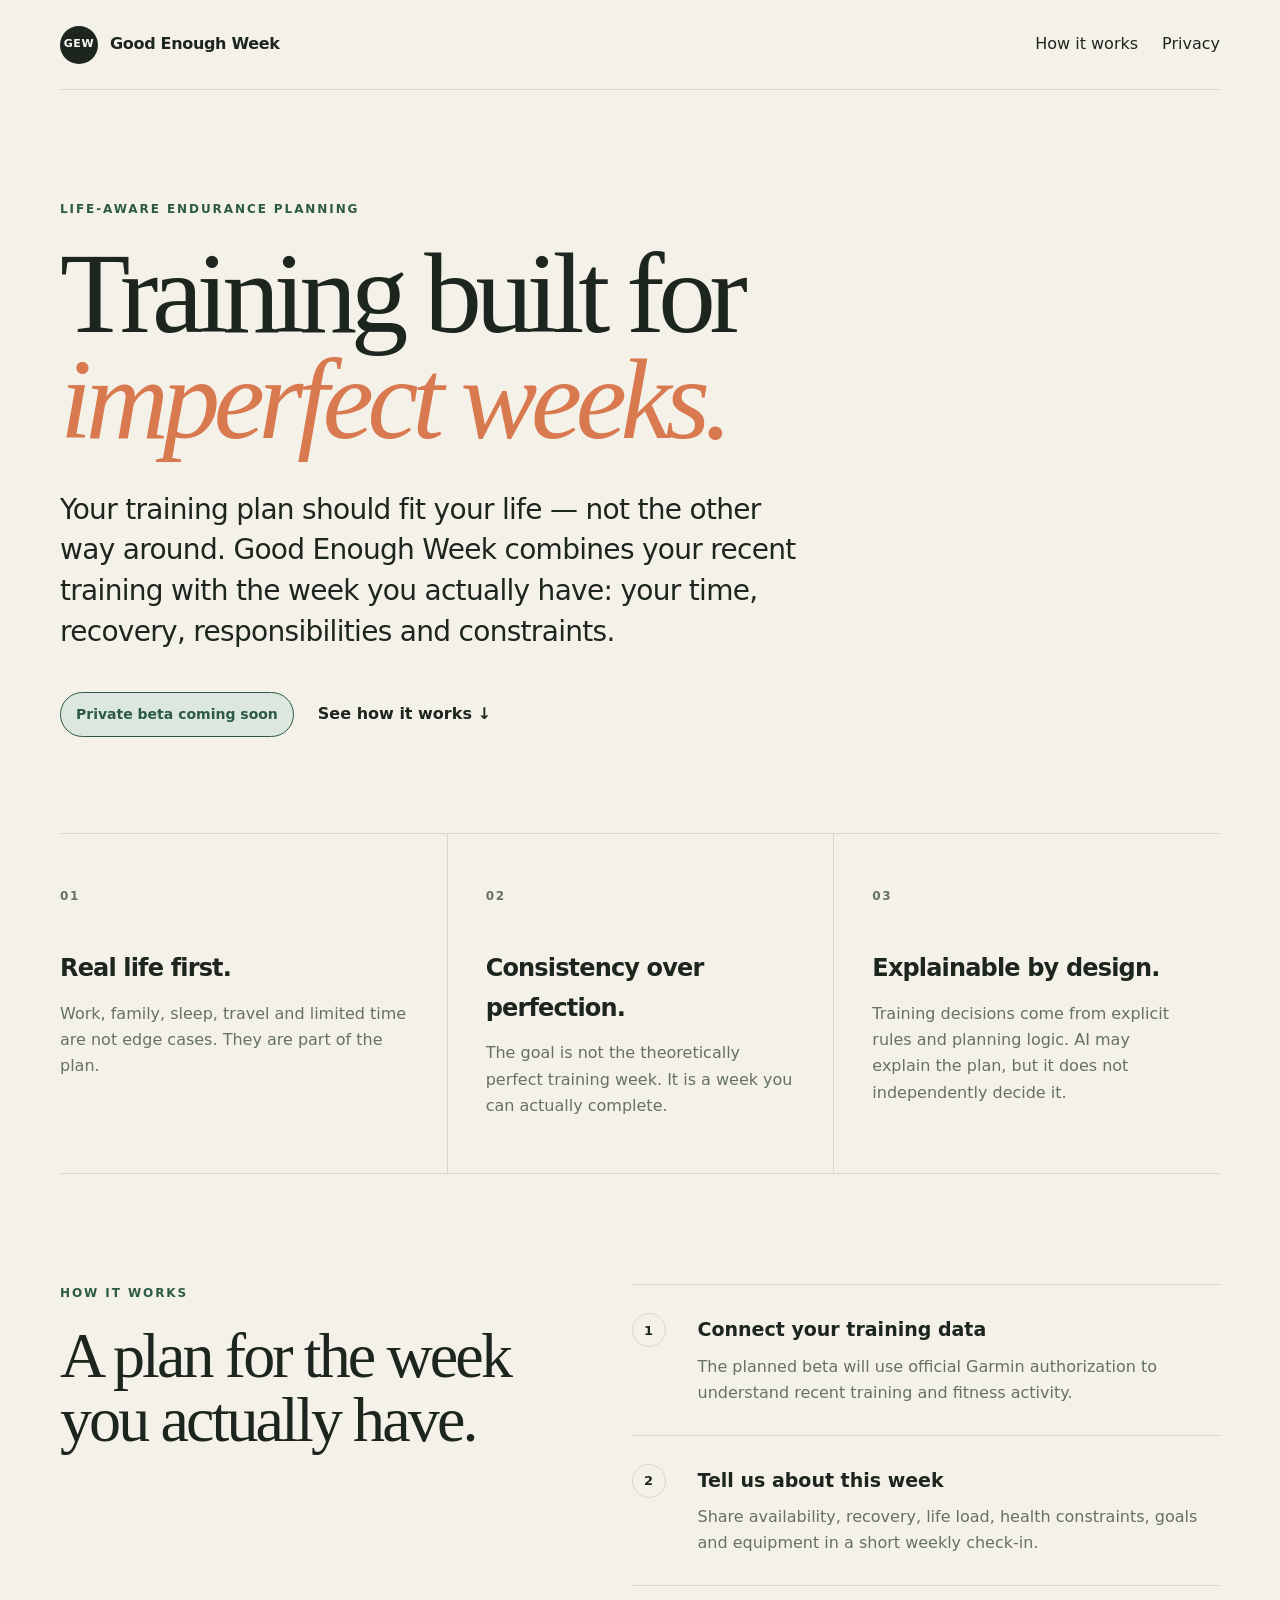
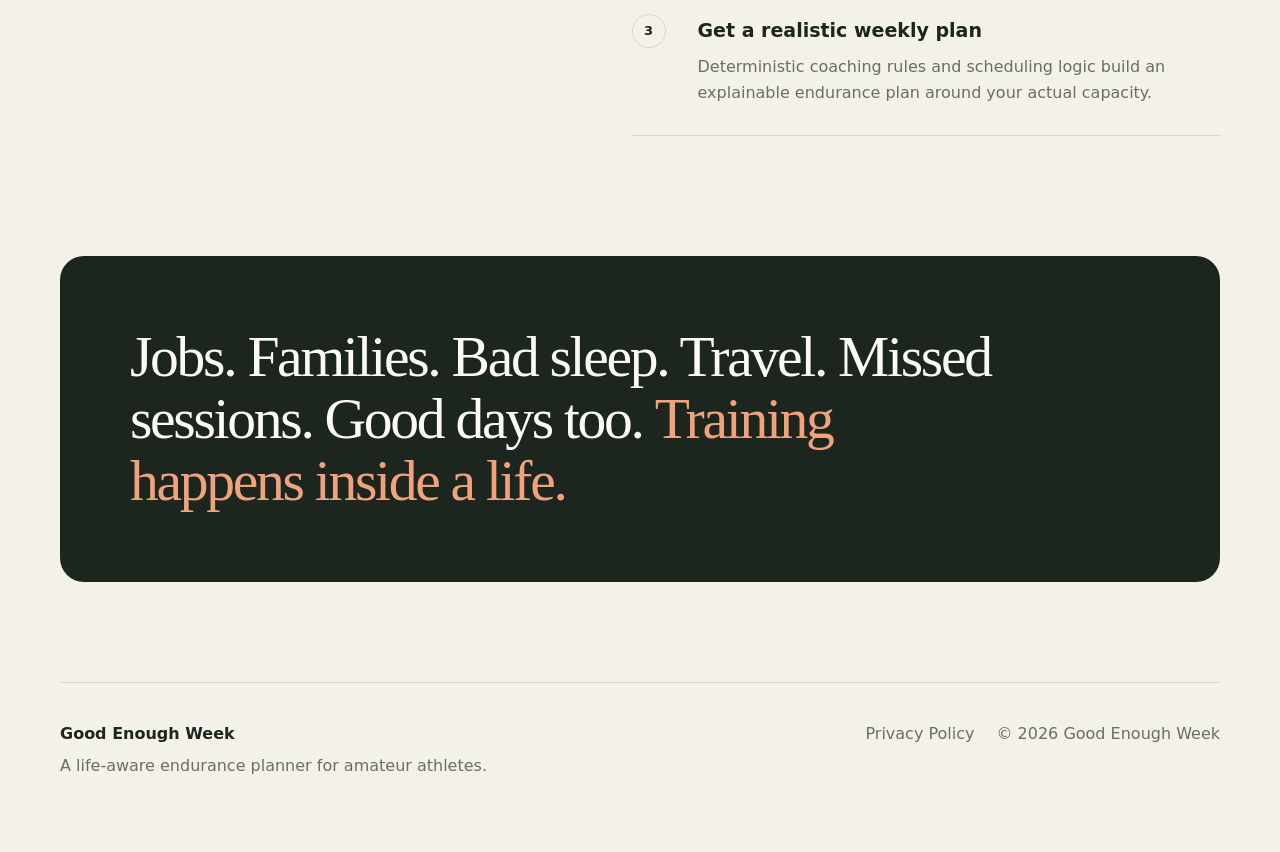
<file: index.html>
<!doctype html>
<html lang="en">
<head>
  <meta charset="utf-8" />
  <meta name="viewport" content="width=device-width, initial-scale=1" />
  <meta name="description" content="Good Enough Week is a life-aware endurance planner for amateur athletes. Training built for imperfect weeks." />
  <title>Good Enough Week — Training built for imperfect weeks</title>
  <link rel="stylesheet" href="/styles.css" />
</head>
<body>
  <div class="page-shell">
    <header class="site-header">
      <a class="brand" href="/" aria-label="Good Enough Week home">
        <span class="brand-mark" aria-hidden="true">GEW</span>
        <span>Good Enough Week</span>
      </a>
      <nav class="site-nav" aria-label="Primary navigation">
        <a href="#how-it-works">How it works</a>
        <a href="/privacy/">Privacy</a>
      </nav>
    </header>

    <main>
      <section class="hero">
        <p class="eyebrow">LIFE-AWARE ENDURANCE PLANNING</p>
        <h1>Training built for <em>imperfect weeks.</em></h1>
        <p class="hero-copy">
          Your training plan should fit your life — not the other way around.
          Good Enough Week combines your recent training with the week you actually
          have: your time, recovery, responsibilities and constraints.
        </p>
        <div class="hero-actions">
          <span class="status-pill">Private beta coming soon</span>
          <a class="text-link" href="#how-it-works">See how it works ↓</a>
        </div>
      </section>

      <section class="principles" aria-label="Product principles">
        <article>
          <span class="number">01</span>
          <h2>Real life first.</h2>
          <p>Work, family, sleep, travel and limited time are not edge cases. They are part of the plan.</p>
        </article>
        <article>
          <span class="number">02</span>
          <h2>Consistency over perfection.</h2>
          <p>The goal is not the theoretically perfect training week. It is a week you can actually complete.</p>
        </article>
        <article>
          <span class="number">03</span>
          <h2>Explainable by design.</h2>
          <p>Training decisions come from explicit rules and planning logic. AI may explain the plan, but it does not independently decide it.</p>
        </article>
      </section>

      <section class="how" id="how-it-works">
        <div class="section-heading">
          <p class="eyebrow">HOW IT WORKS</p>
          <h2>A plan for the week you actually have.</h2>
        </div>
        <div class="flow">
          <div class="flow-step">
            <span>1</span>
            <div>
              <h3>Connect your training data</h3>
              <p>The planned beta will use official Garmin authorization to understand recent training and fitness activity.</p>
            </div>
          </div>
          <div class="flow-step">
            <span>2</span>
            <div>
              <h3>Tell us about this week</h3>
              <p>Share availability, recovery, life load, health constraints, goals and equipment in a short weekly check-in.</p>
            </div>
          </div>
          <div class="flow-step">
            <span>3</span>
            <div>
              <h3>Get a realistic weekly plan</h3>
              <p>Deterministic coaching rules and scheduling logic build an explainable endurance plan around your actual capacity.</p>
            </div>
          </div>
        </div>
      </section>

      <section class="manifesto">
        <p>Jobs. Families. Bad sleep. Travel. Missed sessions. Good days too. <strong>Training happens inside a life.</strong></p>
      </section>
    </main>

    <footer class="site-footer">
      <div>
        <strong>Good Enough Week</strong>
        <p>A life-aware endurance planner for amateur athletes.</p>
      </div>
      <div class="footer-links">
        <a href="/privacy/">Privacy Policy</a>
        <span>© 2026 Good Enough Week</span>
      </div>
    </footer>
  </div>
</body>
</html>
</file>
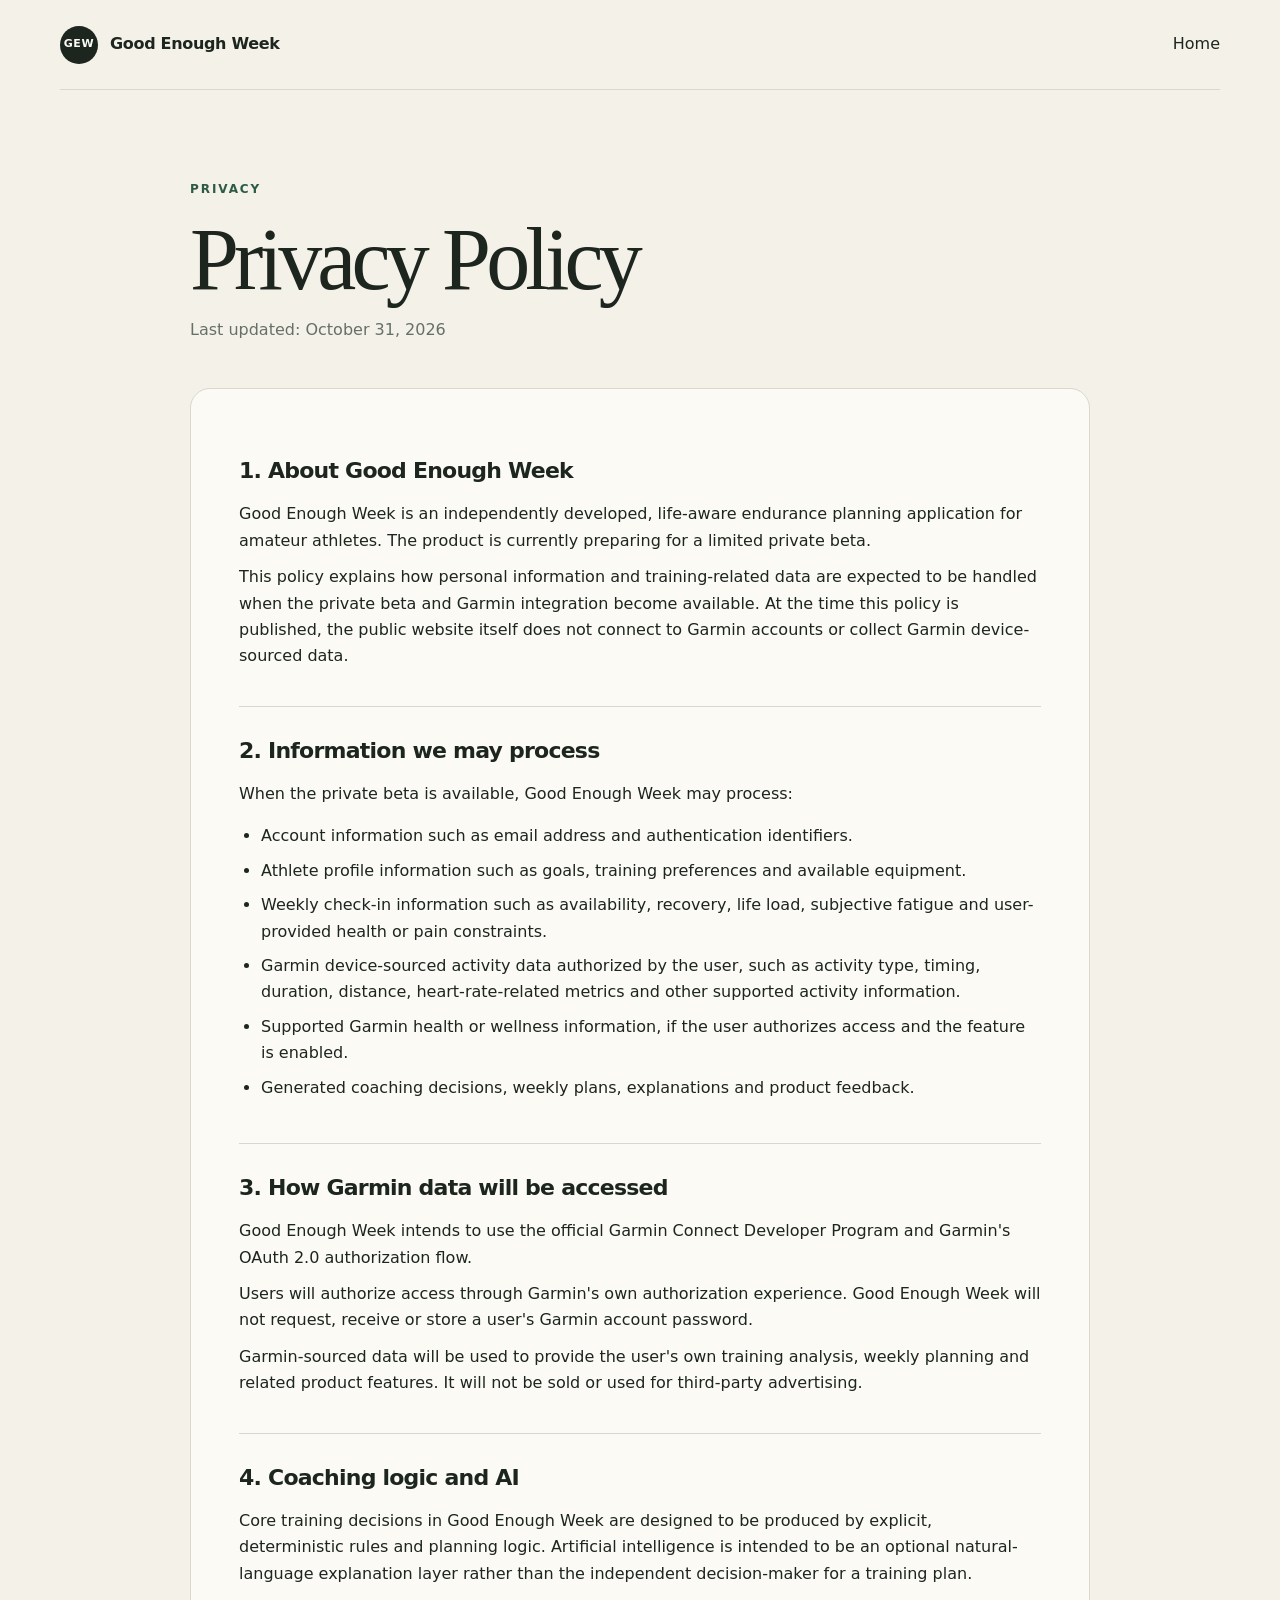
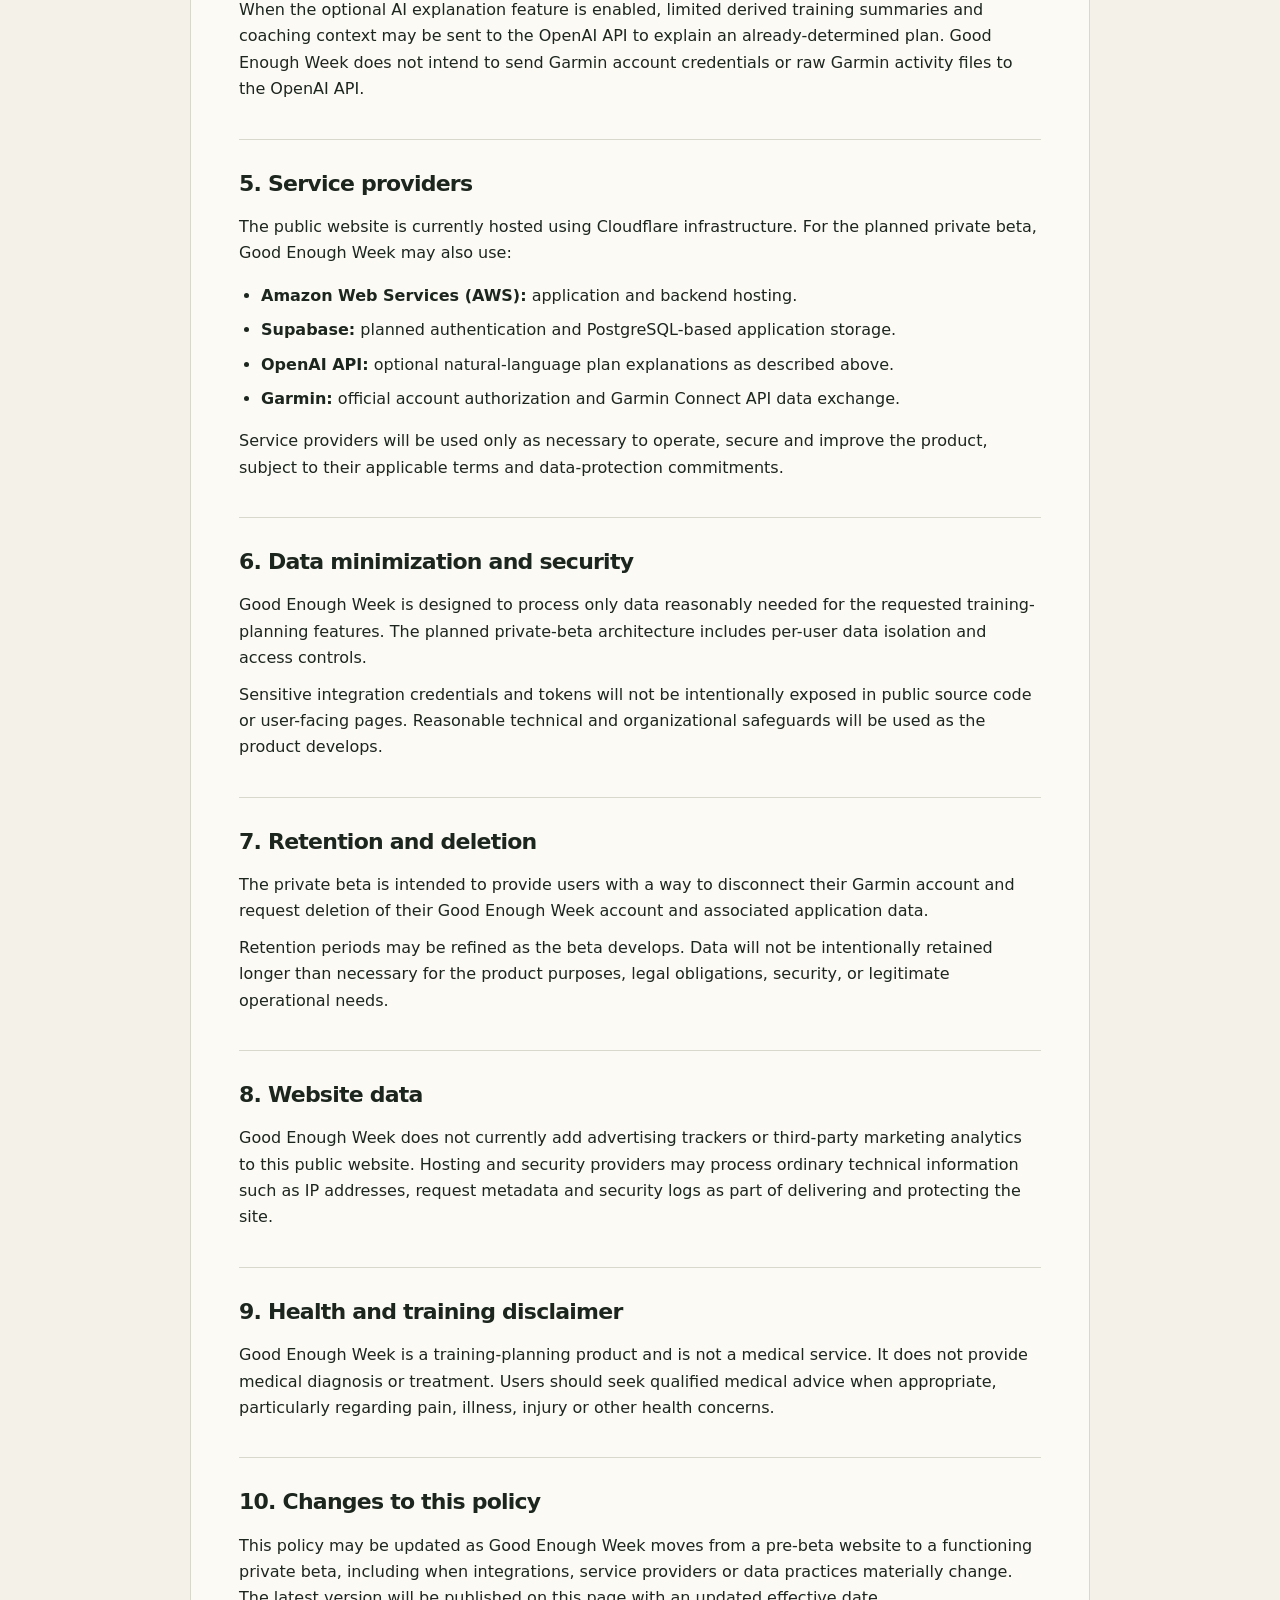
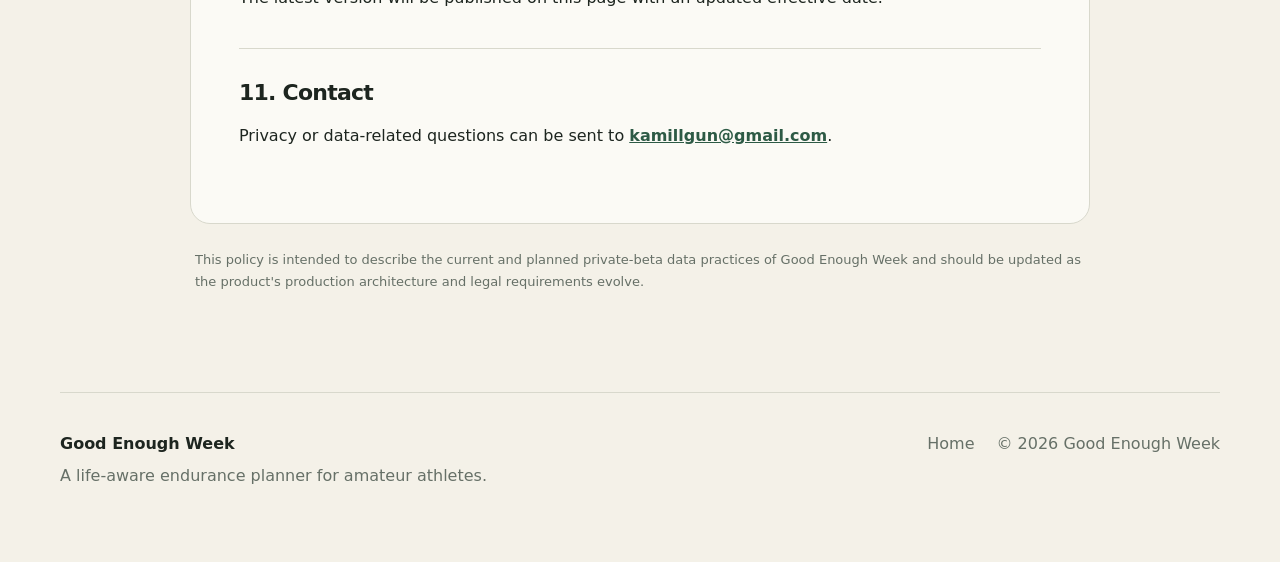
<file: privacy/index.html>
<!doctype html>
<html lang="en">
<head>
  <meta charset="utf-8" />
  <meta name="viewport" content="width=device-width, initial-scale=1" />
  <meta name="description" content="Privacy Policy for Good Enough Week." />
  <title>Privacy Policy — Good Enough Week</title>
  <link rel="stylesheet" href="/styles.css" />
</head>
<body>
  <div class="page-shell">
    <header class="site-header">
      <a class="brand" href="/" aria-label="Good Enough Week home">
        <span class="brand-mark" aria-hidden="true">GEW</span>
        <span>Good Enough Week</span>
      </a>
      <nav class="site-nav" aria-label="Primary navigation"><a href="/">Home</a></nav>
    </header>

    <main class="policy">
      <div class="policy-header">
        <p class="eyebrow">PRIVACY</p>
        <h1>Privacy Policy</h1>
        <p class="muted">Last updated: October 31, 2026</p>
      </div>

      <div class="policy-card">
        <section>
          <h2>1. About Good Enough Week</h2>
          <p>Good Enough Week is an independently developed, life-aware endurance planning application for amateur athletes. The product is currently preparing for a limited private beta.</p>
          <p>This policy explains how personal information and training-related data are expected to be handled when the private beta and Garmin integration become available. At the time this policy is published, the public website itself does not connect to Garmin accounts or collect Garmin device-sourced data.</p>
        </section>

        <section>
          <h2>2. Information we may process</h2>
          <p>When the private beta is available, Good Enough Week may process:</p>
          <ul>
            <li>Account information such as email address and authentication identifiers.</li>
            <li>Athlete profile information such as goals, training preferences and available equipment.</li>
            <li>Weekly check-in information such as availability, recovery, life load, subjective fatigue and user-provided health or pain constraints.</li>
            <li>Garmin device-sourced activity data authorized by the user, such as activity type, timing, duration, distance, heart-rate-related metrics and other supported activity information.</li>
            <li>Supported Garmin health or wellness information, if the user authorizes access and the feature is enabled.</li>
            <li>Generated coaching decisions, weekly plans, explanations and product feedback.</li>
          </ul>
        </section>

        <section>
          <h2>3. How Garmin data will be accessed</h2>
          <p>Good Enough Week intends to use the official Garmin Connect Developer Program and Garmin's OAuth 2.0 authorization flow.</p>
          <p>Users will authorize access through Garmin's own authorization experience. Good Enough Week will not request, receive or store a user's Garmin account password.</p>
          <p>Garmin-sourced data will be used to provide the user's own training analysis, weekly planning and related product features. It will not be sold or used for third-party advertising.</p>
        </section>

        <section>
          <h2>4. Coaching logic and AI</h2>
          <p>Core training decisions in Good Enough Week are designed to be produced by explicit, deterministic rules and planning logic. Artificial intelligence is intended to be an optional natural-language explanation layer rather than the independent decision-maker for a training plan.</p>
          <p>When the optional AI explanation feature is enabled, limited derived training summaries and coaching context may be sent to the OpenAI API to explain an already-determined plan. Good Enough Week does not intend to send Garmin account credentials or raw Garmin activity files to the OpenAI API.</p>
        </section>

        <section>
          <h2>5. Service providers</h2>
          <p>The public website is currently hosted using Cloudflare infrastructure. For the planned private beta, Good Enough Week may also use:</p>
          <ul>
            <li><strong>Amazon Web Services (AWS):</strong> application and backend hosting.</li>
            <li><strong>Supabase:</strong> planned authentication and PostgreSQL-based application storage.</li>
            <li><strong>OpenAI API:</strong> optional natural-language plan explanations as described above.</li>
            <li><strong>Garmin:</strong> official account authorization and Garmin Connect API data exchange.</li>
          </ul>
          <p>Service providers will be used only as necessary to operate, secure and improve the product, subject to their applicable terms and data-protection commitments.</p>
        </section>

        <section>
          <h2>6. Data minimization and security</h2>
          <p>Good Enough Week is designed to process only data reasonably needed for the requested training-planning features. The planned private-beta architecture includes per-user data isolation and access controls.</p>
          <p>Sensitive integration credentials and tokens will not be intentionally exposed in public source code or user-facing pages. Reasonable technical and organizational safeguards will be used as the product develops.</p>
        </section>

        <section>
          <h2>7. Retention and deletion</h2>
          <p>The private beta is intended to provide users with a way to disconnect their Garmin account and request deletion of their Good Enough Week account and associated application data.</p>
          <p>Retention periods may be refined as the beta develops. Data will not be intentionally retained longer than necessary for the product purposes, legal obligations, security, or legitimate operational needs.</p>
        </section>

        <section>
          <h2>8. Website data</h2>
          <p>Good Enough Week does not currently add advertising trackers or third-party marketing analytics to this public website. Hosting and security providers may process ordinary technical information such as IP addresses, request metadata and security logs as part of delivering and protecting the site.</p>
        </section>

        <section>
          <h2>9. Health and training disclaimer</h2>
          <p>Good Enough Week is a training-planning product and is not a medical service. It does not provide medical diagnosis or treatment. Users should seek qualified medical advice when appropriate, particularly regarding pain, illness, injury or other health concerns.</p>
        </section>

        <section>
          <h2>10. Changes to this policy</h2>
          <p>This policy may be updated as Good Enough Week moves from a pre-beta website to a functioning private beta, including when integrations, service providers or data practices materially change. The latest version will be published on this page with an updated effective date.</p>
        </section>

        <section>
          <h2>11. Contact</h2>
          <p>Privacy or data-related questions can be sent to <a href="mailto:kamillgun@gmail.com">kamillgun@gmail.com</a>.</p>
        </section>
      </div>

      <p class="policy-note">This policy is intended to describe the current and planned private-beta data practices of Good Enough Week and should be updated as the product's production architecture and legal requirements evolve.</p>
    </main>

    <footer class="site-footer">
      <div>
        <strong>Good Enough Week</strong>
        <p>A life-aware endurance planner for amateur athletes.</p>
      </div>
      <div class="footer-links">
        <a href="/">Home</a>
        <span>© 2026 Good Enough Week</span>
      </div>
    </footer>
  </div>
</body>
</html>
</file>
<file: styles.css>
:root {
  --bg: #f4f1e8;
  --paper: #fbfaf5;
  --ink: #1d251f;
  --muted: #667067;
  --line: #d8d8cc;
  --accent: #2d5a45;
  --accent-soft: #dce7df;
  --warm: #d97950;
  --max: 1160px;
}
* { box-sizing: border-box; }
html { scroll-behavior: smooth; }
body { margin: 0; background: var(--bg); color: var(--ink); font-family: Inter, ui-sans-serif, system-ui, -apple-system, BlinkMacSystemFont, "Segoe UI", sans-serif; line-height: 1.65; }
a { color: inherit; }
.page-shell { width: min(calc(100% - 36px), var(--max)); margin: 0 auto; }
.site-header { min-height: 90px; display: flex; align-items: center; justify-content: space-between; border-bottom: 1px solid var(--line); }
.brand { display: inline-flex; align-items: center; gap: 12px; text-decoration: none; font-weight: 750; letter-spacing: -0.02em; }
.brand-mark { display: grid; place-items: center; width: 38px; height: 38px; border-radius: 50%; background: var(--ink); color: var(--paper); font-size: 11px; letter-spacing: 0.06em; }
.site-nav { display: flex; align-items: center; gap: 24px; }
.site-nav a, .footer-links a, .text-link { text-decoration: none; border-bottom: 1px solid transparent; }
.site-nav a:hover, .footer-links a:hover, .text-link:hover { border-color: currentColor; }
.hero { padding: 110px 0 96px; max-width: 940px; }
.eyebrow { margin: 0 0 20px; color: var(--accent); font-size: 12px; font-weight: 800; letter-spacing: 0.16em; }
.hero h1, .policy-header h1 { margin: 0; max-width: 920px; font-family: Georgia, "Times New Roman", serif; font-size: clamp(58px, 9vw, 118px); line-height: 0.92; letter-spacing: -0.055em; font-weight: 500; }
.hero h1 em { color: var(--warm); font-weight: 500; }
.hero-copy { max-width: 760px; margin: 38px 0 0; font-size: clamp(20px, 2.2vw, 28px); line-height: 1.45; letter-spacing: -0.025em; }
.hero-actions { margin-top: 40px; display: flex; align-items: center; gap: 24px; flex-wrap: wrap; }
.status-pill { display: inline-flex; align-items: center; padding: 10px 15px; border: 1px solid var(--accent); border-radius: 999px; background: var(--accent-soft); color: var(--accent); font-size: 14px; font-weight: 700; }
.text-link { font-weight: 700; }
.principles { display: grid; grid-template-columns: repeat(3, 1fr); border-top: 1px solid var(--line); border-bottom: 1px solid var(--line); }
.principles article { padding: 48px 38px 54px 0; }
.principles article + article { padding-left: 38px; border-left: 1px solid var(--line); }
.number { display: inline-block; margin-bottom: 42px; color: var(--muted); font-size: 12px; font-weight: 800; letter-spacing: 0.14em; }
.principles h2, .how h2, .policy h2 { margin: 0 0 12px; letter-spacing: -0.035em; }
.principles h2 { font-size: 24px; }
.principles p { margin: 0; color: var(--muted); }
.how { padding: 110px 0; display: grid; grid-template-columns: 0.9fr 1.1fr; gap: 90px; }
.section-heading h2 { max-width: 460px; font-family: Georgia, "Times New Roman", serif; font-size: clamp(42px, 5vw, 68px); line-height: 1; font-weight: 500; letter-spacing: -0.045em; }
.flow { border-top: 1px solid var(--line); }
.flow-step { display: grid; grid-template-columns: 42px 1fr; gap: 24px; padding: 28px 0; border-bottom: 1px solid var(--line); }
.flow-step > span { display: grid; place-items: center; width: 34px; height: 34px; border: 1px solid var(--line); border-radius: 50%; font-size: 13px; font-weight: 750; }
.flow-step h3 { margin: 1px 0 8px; font-size: 19px; }
.flow-step p { margin: 0; color: var(--muted); }
.manifesto { margin: 10px 0 100px; padding: 70px; border-radius: 24px; background: var(--ink); color: var(--paper); }
.manifesto p { margin: 0; max-width: 880px; font-family: Georgia, "Times New Roman", serif; font-size: clamp(32px, 4.5vw, 60px); line-height: 1.08; letter-spacing: -0.04em; }
.manifesto strong { color: #f0a27d; font-weight: 500; }
.site-footer { min-height: 170px; padding: 38px 0; display: flex; align-items: flex-start; justify-content: space-between; gap: 30px; border-top: 1px solid var(--line); color: var(--muted); }
.site-footer strong { color: var(--ink); }
.site-footer p { margin: 5px 0 0; }
.footer-links { display: flex; gap: 22px; flex-wrap: wrap; }
.policy { max-width: 900px; margin: 0 auto; padding: 90px 0 100px; }
.policy-header { margin-bottom: 45px; }
.policy-header h1 { font-size: clamp(52px, 7vw, 88px); }
.muted, .policy-note { color: var(--muted); }
.policy-card { padding: 38px 48px; border: 1px solid var(--line); border-radius: 20px; background: var(--paper); }
.policy-card section { padding: 26px 0; }
.policy-card section + section { border-top: 1px solid var(--line); }
.policy-card h2 { font-size: 22px; }
.policy-card p { margin: 10px 0; }
.policy-card ul { padding-left: 22px; }
.policy-card li + li { margin-top: 8px; }
.policy-card a { color: var(--accent); font-weight: 650; }
.policy-note { margin: 25px 5px 0; font-size: 13px; }
@media (max-width: 780px) {
  .site-header { min-height: 74px; }
  .site-nav { gap: 14px; font-size: 14px; }
  .site-nav a:first-child { display: none; }
  .hero { padding: 76px 0 70px; }
  .hero h1 { font-size: clamp(56px, 17vw, 82px); }
  .principles { grid-template-columns: 1fr; }
  .principles article { padding: 34px 0; }
  .principles article + article { padding-left: 0; border-left: 0; border-top: 1px solid var(--line); }
  .number { margin-bottom: 22px; }
  .how { grid-template-columns: 1fr; gap: 48px; padding: 78px 0; }
  .manifesto { padding: 42px 28px; margin-bottom: 70px; }
  .site-footer { flex-direction: column; }
  .policy { padding: 65px 0 80px; }
  .policy-card { padding: 20px 24px; }
}
</file>
